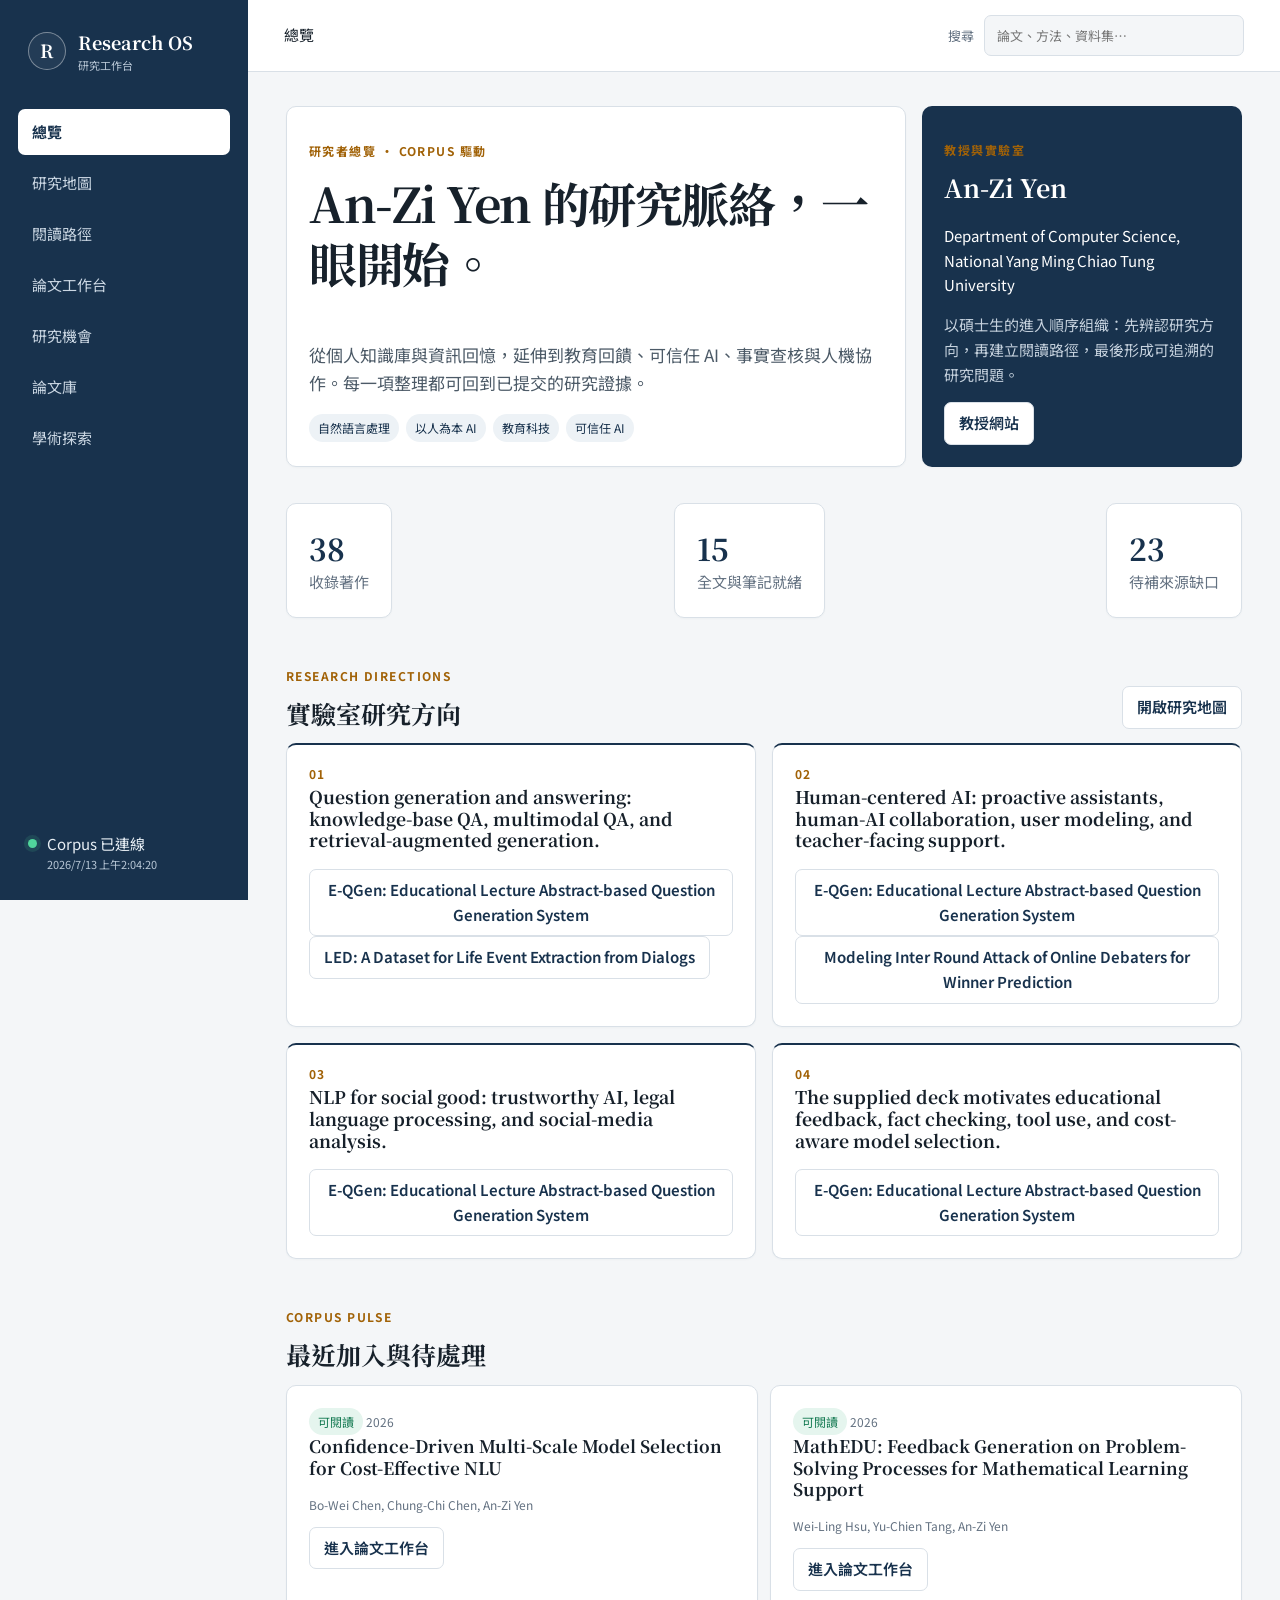
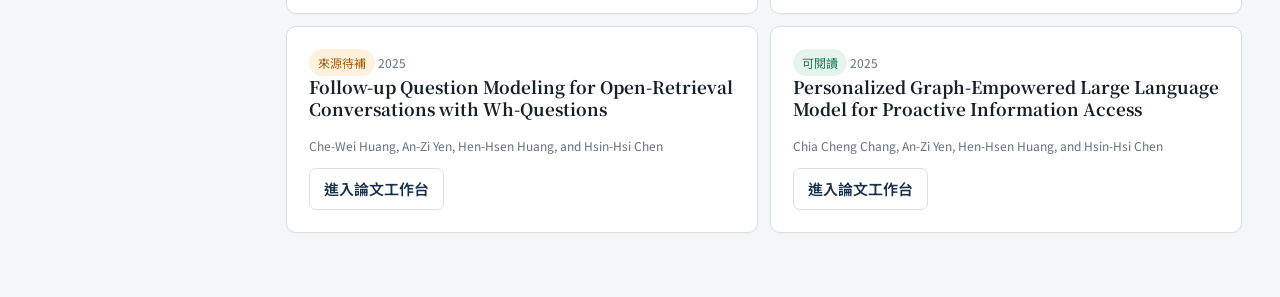
<file: web/index.html>
<!doctype html>
<html lang="zh-Hant">
<head>
  <meta charset="utf-8"><meta name="viewport" content="width=device-width,initial-scale=1">
  <meta name="description" content="以證據為核心的研究導航、閱讀路徑與論文工作台。">
  <title>Research OS｜研究工作台</title><link rel="stylesheet" href="styles.css">
</head>
<body>
<a class="skip-link" href="#main">跳至主要內容</a>
<aside class="sidebar">
  <a class="brand" href="#overview"><span class="brand-mark">R</span><span>Research OS<small>研究工作台</small></span></a>
  <nav aria-label="主要導覽">
    <button class="nav-item active" data-view="overview">總覽</button>
    <button class="nav-item" data-view="map">研究地圖</button>
    <button class="nav-item" data-view="path">閱讀路徑</button>
    <button class="nav-item" data-view="workspace">論文工作台</button>
    <button class="nav-item" data-view="opportunities">研究機會</button>
    <button class="nav-item" data-view="library">論文庫</button>
    <button class="nav-item" data-view="discovery">學術探索</button>
  </nav>
  <div class="corpus-mini"><span class="status-dot"></span><span>Corpus 已連線<small id="generated-at"></small></span></div>
</aside>
<div class="shell">
  <header class="topbar"><button id="menu" aria-label="開啟導覽">選單</button><div id="breadcrumb">總覽</div><label class="global-search"><span>搜尋</span><input id="search" type="search" placeholder="論文、方法、資料集…"></label></header>
  <main id="main" tabindex="-1">
    <section id="view-overview" class="view active"></section>
    <section id="view-map" class="view"></section>
    <section id="view-path" class="view"></section>
    <section id="view-workspace" class="view"></section>
    <section id="view-opportunities" class="view"></section>
    <section id="view-library" class="view"></section>
    <section id="view-discovery" class="view"></section>
  </main>
</div>
<dialog id="evidence-dialog"><button class="dialog-close" aria-label="關閉">關閉</button><div id="evidence-content"></div></dialog>
<script src="data.js"></script><script src="app.js"></script>
</body></html>
</file>
<file: web/styles.css>
@import url('https://fonts.googleapis.com/css2?family=Noto+Sans+TC:wght@400;500;600;700&family=Noto+Serif+TC:wght@600;700&display=swap');
:root{--navy:#18324d;--navy2:#244b6d;--blue:#2563eb;--gold:#a16207;--ink:#17212b;--muted:#637181;--line:#d9e0e7;--paper:#fff;--bg:#f4f6f8;--soft:#edf2f6;--good:#147a52;--warn:#a85d08;--r:10px;--shadow:0 8px 24px #18324d12}
*{box-sizing:border-box}html{scroll-behavior:smooth}body{margin:0;background:var(--bg);color:var(--ink);font:15px/1.65 'Noto Sans TC',sans-serif}.skip-link{position:fixed;top:-60px;left:16px;z-index:99;background:#fff;padding:10px}.skip-link:focus{top:12px}button,input{font:inherit}button,a{touch-action:manipulation}.sidebar{position:fixed;inset:0 auto 0 0;width:248px;background:var(--navy);color:#fff;padding:28px 18px;z-index:20;display:flex;flex-direction:column}.brand{display:flex;gap:12px;align-items:center;color:#fff;text-decoration:none;font-weight:700;font-family:'Noto Serif TC',serif;font-size:18px;margin:0 10px 36px}.brand small,.corpus-mini small{display:block;color:#b8c7d6;font:11px/1.4 'Noto Sans TC',sans-serif}.brand-mark{display:grid;place-items:center;width:38px;height:38px;border:1px solid #ffffff66;border-radius:50%;background:#ffffff0d}.sidebar nav{display:grid;gap:5px}.nav-item{min-height:46px;border:0;border-radius:7px;background:transparent;color:#cbd7e3;text-align:left;padding:0 14px;cursor:pointer;transition:.2s}.nav-item:hover,.nav-item:focus-visible{background:#ffffff12;color:#fff}.nav-item.active{background:#fff;color:var(--navy);font-weight:700}.corpus-mini{display:flex;gap:10px;margin:auto 10px 0;color:#e8eff5}.status-dot{width:9px;height:9px;margin-top:7px;border-radius:50%;background:#50d49b;box-shadow:0 0 0 4px #50d49b20}.shell{margin-left:248px}.topbar{height:72px;background:#fff;border-bottom:1px solid var(--line);display:flex;align-items:center;justify-content:space-between;padding:0 36px;position:sticky;top:0;z-index:10}.global-search{display:flex;align-items:center;gap:10px;color:var(--muted);font-size:13px}.global-search input{width:260px;padding:9px 12px;border:1px solid var(--line);border-radius:7px;background:var(--bg)}#menu{display:none}main{max-width:1440px;margin:auto;padding:34px 38px 64px}.view{display:none;animation:fade .22s ease-out}.view.active{display:block}@keyframes fade{from{opacity:0;transform:translateY(5px)}}h1,h2,h3{font-family:'Noto Serif TC',serif;line-height:1.25;margin-top:0}h1{font-size:clamp(30px,4vw,48px);letter-spacing:-.03em}h2{font-size:25px}.eyebrow{color:var(--gold);font-size:12px;font-weight:700;letter-spacing:.12em;text-transform:uppercase}.lede{max-width:720px;color:#4c5a67;font-size:17px}.hero-grid,.grid-2,.grid-3,.metric-grid{display:grid;gap:16px}.hero-grid{grid-template-columns:1.65fr .85fr;align-items:stretch}.grid-2{grid-template-columns:repeat(2,1fr)}.grid-3{grid-template-columns:repeat(3,1fr)}.metric-grid{grid-template-columns:repeat(3,1fr)}.panel,.metric,.paper-card,.path-card{background:var(--paper);border:1px solid var(--line);border-radius:var(--r);padding:22px;box-shadow:0 1px 2px #18324d08}.panel.dark{background:var(--navy);color:#fff;border:0}.panel.dark .muted{color:#c5d1dd}.metric strong{display:block;font:700 30px 'Noto Serif TC',serif;color:var(--navy)}.metric span,.muted{color:var(--muted)}.section-head{display:flex;align-items:end;justify-content:space-between;margin:36px 0 14px}.section-head h2{margin:0}.direction{border-top:2px solid var(--navy);padding-top:16px}.chips{display:flex;flex-wrap:wrap;gap:7px}.chip,.badge{display:inline-flex;padding:4px 9px;border-radius:999px;background:var(--soft);font-size:12px;color:var(--navy)}.badge.good{color:var(--good);background:#e5f5ee}.badge.warn{color:var(--warn);background:#fff2dc}.button,.text-button{display:inline-flex;align-items:center;justify-content:center;min-height:42px;padding:8px 14px;border-radius:7px;border:1px solid var(--line);background:#fff;color:var(--navy);text-decoration:none;cursor:pointer;font-weight:600}.button.primary{background:var(--navy);color:#fff;border-color:var(--navy)}.button:hover,.text-button:hover{border-color:var(--navy2)}:focus-visible{outline:3px solid #2563eb55;outline-offset:2px}.graph{position:relative;min-height:560px;overflow:hidden;background:linear-gradient(#fff,#f7f9fb);border:1px solid var(--line);border-radius:var(--r)}.graph svg{width:100%;height:560px}.graph line{stroke:#c0ccd7;stroke-width:1.5}.graph-node{cursor:pointer}.graph-node circle{fill:#fff;stroke:var(--navy2);stroke-width:2}.graph-node.topic circle{fill:var(--navy);stroke:var(--navy)}.graph-node text{font:12px 'Noto Sans TC';fill:var(--ink)}.graph-node.topic text{fill:#fff}.legend{display:flex;gap:15px;margin:10px 0;color:var(--muted);font-size:12px}.path-card{display:grid;grid-template-columns:64px 1fr auto;gap:18px;align-items:start;margin-bottom:12px}.path-index{font:700 26px 'Noto Serif TC';color:var(--gold)}.status-select{padding:8px;border:1px solid var(--line);border-radius:6px}.workspace-layout{display:grid;grid-template-columns:280px minmax(0,1fr);gap:20px}.paper-nav{display:grid;gap:6px;max-height:74vh;overflow:auto}.paper-nav button{text-align:left;padding:11px;border:0;border-radius:6px;background:transparent;cursor:pointer}.paper-nav button.active{background:var(--navy);color:#fff}.tabs{display:flex;gap:4px;flex-wrap:wrap;border-bottom:1px solid var(--line);margin:18px 0}.tab{border:0;background:transparent;padding:10px 12px;cursor:pointer;color:var(--muted)}.tab.active{color:var(--navy);border-bottom:3px solid var(--navy);font-weight:700}.markdown{max-width:78ch}.markdown h1{font-size:28px}.markdown h2{font-size:21px;margin-top:28px}.markdown ul,.markdown ol{padding-left:23px}.markdown table{border-collapse:collapse;width:100%;font-size:13px}.markdown th,.markdown td{border:1px solid var(--line);padding:8px;text-align:left;vertical-align:top}.markdown a{color:var(--blue)}.mermaid-code{white-space:pre-wrap;background:#f1f4f6;border-left:3px solid var(--gold);padding:14px;font:12px/1.6 monospace}.paper-list{display:grid;grid-template-columns:repeat(2,1fr);gap:12px}.paper-card h3{font-size:17px}.paper-meta{font-size:12px;color:var(--muted)}.evidence-list{display:grid;gap:10px}.evidence-item{padding:14px;border-left:3px solid var(--blue);background:#fff}.interpretation{border-left-color:var(--gold);background:#fffaf0}dialog{width:min(820px,92vw);max-height:85vh;border:0;border-radius:12px;padding:28px;box-shadow:0 30px 90px #10243855}dialog::backdrop{background:#0f203080}.dialog-close{float:right}.empty{padding:48px;text-align:center;color:var(--muted)}
@media(max-width:900px){.sidebar{transform:translateX(-100%);transition:.25s}.sidebar.open{transform:none}.shell{margin-left:0}#menu{display:block}.topbar{padding:0 18px}.global-search span{display:none}.global-search input{width:180px}main{padding:24px 18px}.hero-grid,.grid-2,.grid-3,.workspace-layout{grid-template-columns:1fr}.paper-nav{max-height:240px}.metric-grid{grid-template-columns:repeat(3,1fr)}}
@media(max-width:560px){.metric-grid,.paper-list{grid-template-columns:1fr}.path-card{grid-template-columns:38px 1fr}.path-card .status-select{grid-column:2}.global-search input{width:135px}.topbar{gap:8px}main{padding-inline:14px}}
@media(prefers-reduced-motion:reduce){*,*::before,*::after{animation:none!important;transition:none!important;scroll-behavior:auto!important}}
.discovery-search{display:grid;grid-template-columns:minmax(14rem,1fr) auto;gap:.75rem;align-items:center;margin:1.5rem 0}.discovery-search input{padding:.75rem;border:1px solid var(--line);border-radius:7px}.discovery-search code{grid-column:1/-1;padding:.75rem;background:var(--soft);overflow:auto}.discovery-card ul{color:var(--muted);font-size:.9rem}.candidate-actions{display:flex;gap:.75rem;flex-wrap:wrap;border-top:1px solid var(--line);padding-top:1rem}.provider-warning{padding:.75rem 1rem;border-left:3px solid var(--gold);background:#fff8e6}@media(max-width:700px){.discovery-search{grid-template-columns:1fr}}
</file>
